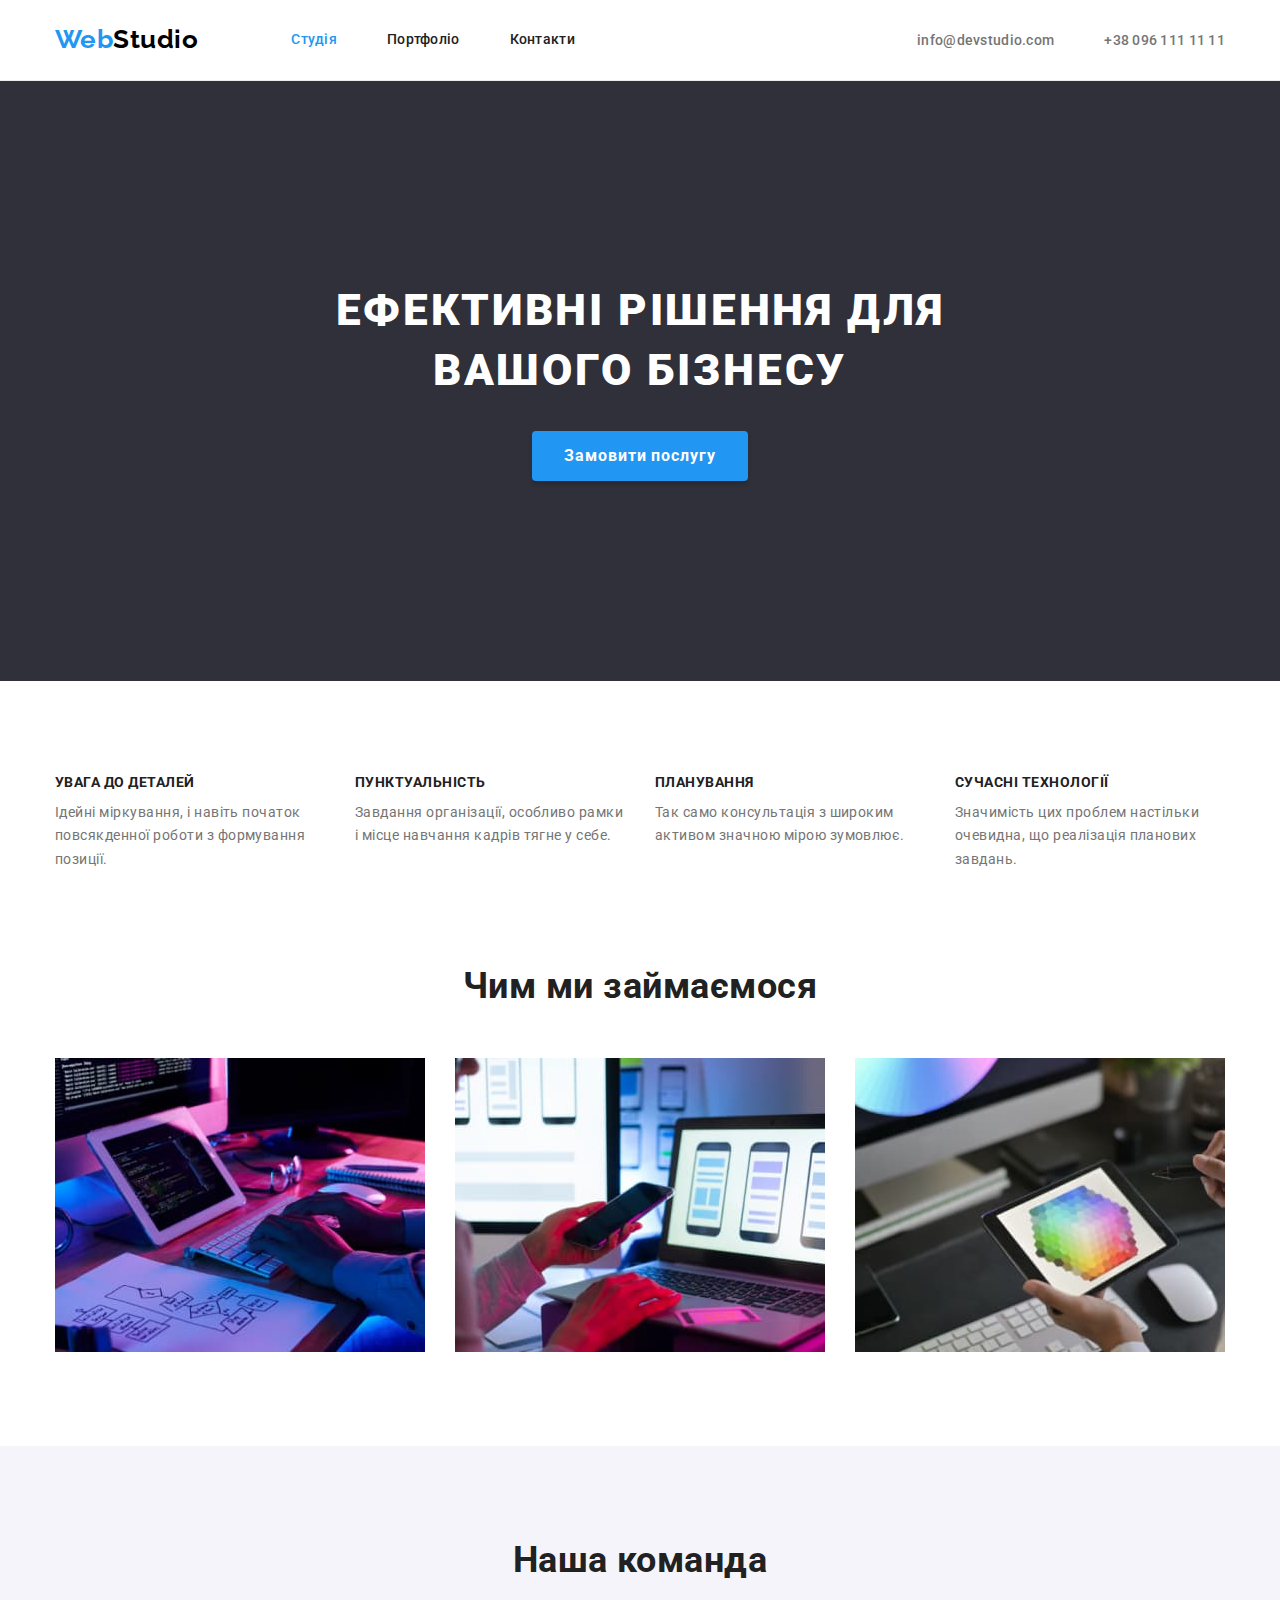
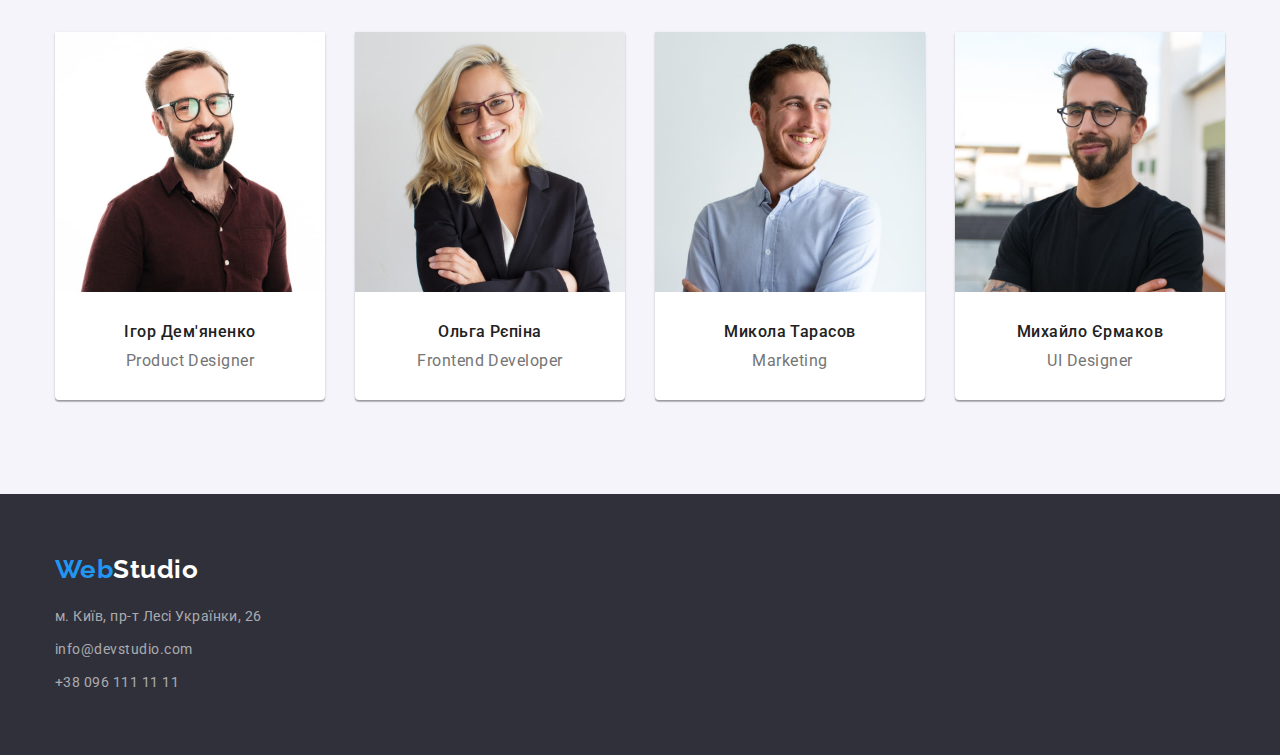
<file: index.html>
<!DOCTYPE html>
<html lang="uk">
  <head>
    <meta charset="UTF-8" />
    <meta http-equiv="X-UA-Compatible" content="IE=edge" />
    <meta name="viewport" content="width=device-width, initial-scale=1.0" />
    <title>WebStudio</title>
    <link rel="preconnect" href="https://fonts.googleapis.com" />
    <link rel="preconnect" href="https://fonts.gstatic.com" crossorigin />
    <link
      href="https://fonts.googleapis.com/css2?family=Raleway:wght@700&family=Roboto:wght@400;500;700;900&display=swap"
      rel="stylesheet"
    />
    <link
      rel="stylesheet"
      href="https://cdnjs.cloudflare.com/ajax/libs/modern-normalize/1.1.0/modern-normalize.min.css"
    />
    <link rel="stylesheet" href="./css/styles.css" />
  </head>
  <body>
    <!-- SITE NAV -->

    <header class="header">
      <div class="container main-header">
        <nav class="main-header">
          <a href="./" class="logo link"><span>Web</span>Studio</a>
          <ul class="site-nav list">
            <li class="item">
              <a href="./index.html" class="link current">Студія</a>
            </li>
            <li class="item">
              <a href="./portfolio.html" class="link">Портфоліо</a>
            </li>
            <li class="item"><a href="#" class="link">Контакти</a></li>
          </ul>
        </nav>

        <ul class="contact-nav list">
          <li class="item">
            <a href="mailto:info@devstudio.com" class="link"
              >info@devstudio.com</a
            >
          </li>
          <li class="item">
            <a href="tel:+380961111111" class="link">+38 096 111 11 11</a>
          </li>
        </ul>
      </div>
    </header>

    <main>
      <!-- HERO -->

      <section class="hero">
        <h1 class="hero-title">Ефективні рішення для вашого бізнесу</h1>
        <button type="button" class="hero-button">Замовити послугу</button>
      </section>

      <!-- OUR FEATURES -->

      <section class="section">
        <div class="container">
          <h2 class="visually-hidden">Наші особливості</h2>
          <ul class="features-list">
            <li class="item">
              <h3 class="list-title">УВАГА ДО ДЕТАЛЕЙ</h3>
              <p class="text">
                Ідейні міркування, і навіть початок повсякденної роботи з
                формування позиції.
              </p>
            </li>
            <li class="item">
              <h3 class="list-title">ПУНКТУАЛЬНІСТЬ</h3>
              <p class="text">
                Завдання організації, особливо рамки і місце навчання кадрів
                тягне у себе.
              </p>
            </li>
            <li class="item">
              <h3 class="list-title">ПЛАНУВАННЯ</h3>
              <p class="text">
                Так само консультація з широким активом значною мірою зумовлює.
              </p>
            </li>
            <li class="item">
              <h3 class="list-title">СУЧАСНІ ТЕХНОЛОГІЇ</h3>
              <p class="text">
                Значимість цих проблем настільки очевидна, що реалізація
                планових завдань.
              </p>
            </li>
          </ul>
        </div>
      </section>

      <!-- WHAT ARE WE DOING -->

      <section class="section project">
        <div class="container">
          <h2 class="title">Чим ми займаємося</h2>
          <ul class="doing-list">
            <li class="item">
              <img
                src="./images/what-are-we-doing-1.jpg"
                alt="write-code"
                width="370"
              />
            </li>
            <li class="item">
              <img
                src="./images/what-are-we-doing-2.jpg"
                alt="ui-design"
                width="370"
              />
            </li>
            <li class="item">
              <img
                src="./images/what-are-we-doing-3.jpg"
                alt="choose-color"
                width="370"
              />
            </li>
          </ul>
        </div>
      </section>

      <!-- OUR TEAM -->

      <section class="section team">
        <div class="container">
          <h2 class="title">Наша команда</h2>
          <ul class="team-list">
            <li class="item">
              <img
                class="team-img"
                src="./images/our-team-1.jpg"
                alt="ihor-demyanenko-photo"
                width="270"
              />
              <div class="person">
                <h3 class="team-title-list">Ігор Дем'яненко</h3>
                <p lang="en">Product Designer</p>
              </div>
            </li>
            <li class="item">
              <img
                class="team-img"
                src="./images/our-team-2.jpg"
                alt="olha-repina-photo"
                width="270"
              />
              <div class="person">
                <h3 class="team-title-list">Ольга Рєпіна</h3>
                <p lang="en">Frontend Developer</p>
              </div>
            </li>
            <li class="item">
              <img
                class="team-img"
                src="./images/our-team-3.jpg"
                alt="mikola-tarasov-photo"
                width="270"
              />
              <div class="person">
                <h3 class="team-title-list">Микола Тарасов</h3>
                <p lang="en">Marketing</p>
              </div>
            </li>
            <li class="item">
              <img
                class="team-img"
                src="./images/our-team-4.jpg"
                alt="mihaylo-yermakov-photo"
                width="270"
              />
              <div class="person">
                <h3 class="team-title-list">Михайло Єрмаков</h3>
                <p lang="en">UI Designer</p>
              </div>
            </li>
          </ul>
        </div>
      </section>
    </main>

    <!-- FOOTER -->

    <footer class="footer">
      <div class="container">
        <a href="./" class="footer-logo"><span>Web</span>Studio</a>
        <address class="address">
          <ul class="address-title">
            <li class="item">
              <a
                href="https://goo.gl/maps/CPtrU1FHBa2aNyZL9"
                target="_blank"
                rel="noopener noreferrer nofollow"
                class="contact link"
                >м. Київ, пр-т Лесі Українки, 26</a
              >
            </li>
            <li class="item">
              <a href="mailto:info@devstudio.com" class="contact link"
                >info@devstudio.com</a
              >
            </li>
            <li class="item">
              <a href="tel:+380961111111" class="contact link"
                >+38 096 111 11 11</a
              >
            </li>
          </ul>
        </address>
      </div>
    </footer>
  </body>
</html>
</file>
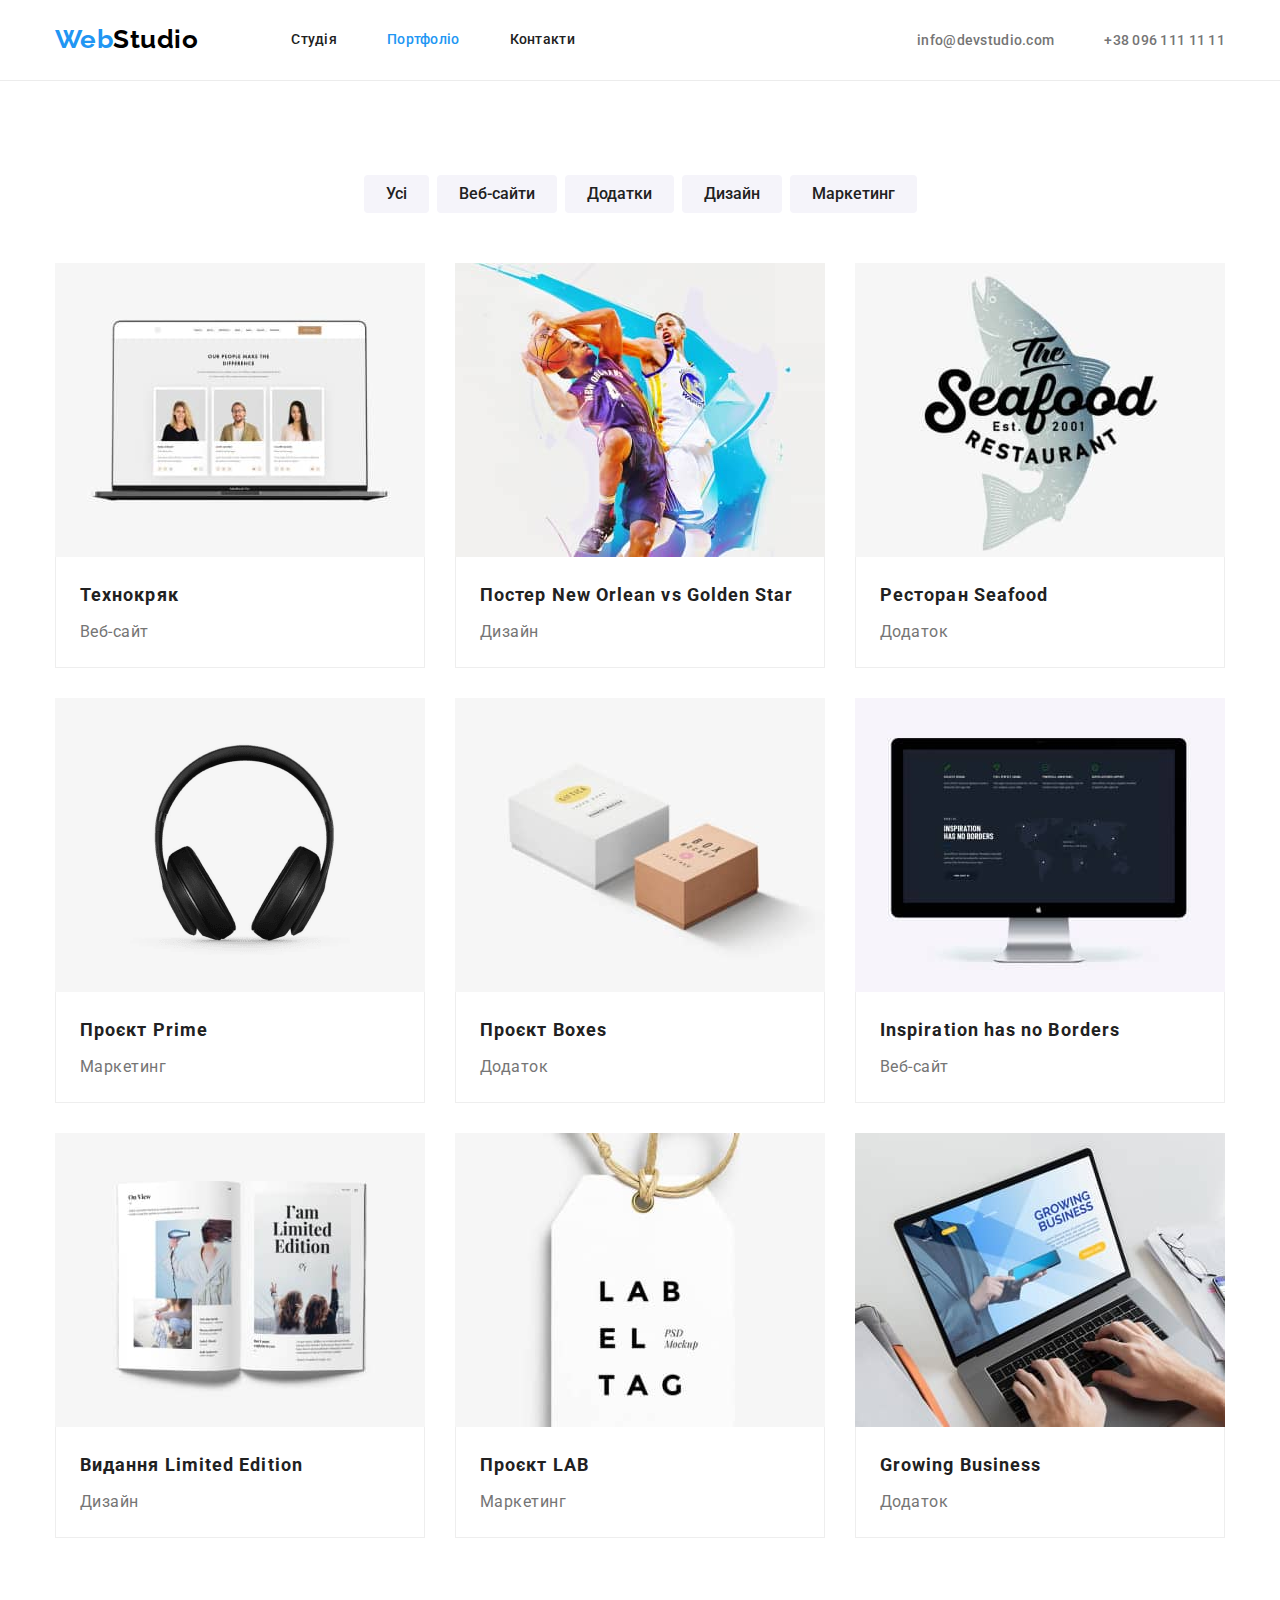
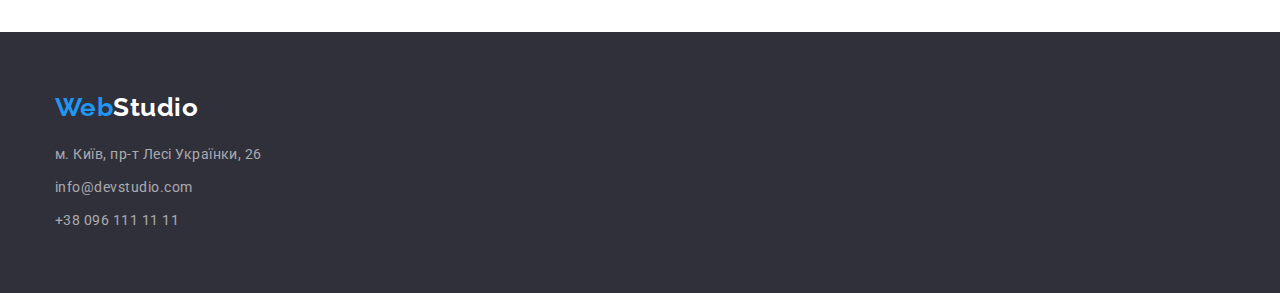
<file: portfolio.html>
<!DOCTYPE html>
<html lang="uk">
  <head>
    <meta charset="UTF-8" />
    <meta http-equiv="X-UA-Compatible" content="IE=edge" />
    <meta name="viewport" content="width=device-width, initial-scale=1.0" />
    <title>Portfolio</title>
    <link rel="preconnect" href="https://fonts.googleapis.com" />
    <link rel="preconnect" href="https://fonts.gstatic.com" crossorigin />
    <link
      href="https://fonts.googleapis.com/css2?family=Raleway:wght@700&family=Roboto:wght@400;500;700;900&display=swap"
      rel="stylesheet"
    />
    <link
      rel="stylesheet"
      href="https://cdnjs.cloudflare.com/ajax/libs/modern-normalize/1.1.0/modern-normalize.min.css"
    />
    <link rel="stylesheet" href="./css/styles.css" />
  </head>
  <body>
    <!-- SITE NAV -->

    <header class="header">
      <div class="container main-header">
        <nav class="main-header">
          <a href="./" class="logo link"><span>Web</span>Studio</a>
          <ul class="site-nav list">
            <li class="item"><a href="./index.html" class="link">Студія</a></li>
            <li class="item">
              <a href="./portfolio.html" class="link current">Портфоліо</a>
            </li>
            <li class="item"><a href="#" class="link">Контакти</a></li>
          </ul>
        </nav>

        <ul class="contact-nav list">
          <li class="item">
            <a href="mailto:info@devstudio.com" class="link"
              >info@devstudio.com</a
            >
          </li>
          <li class="item">
            <a href="tel:+380961111111" class="link">+38 096 111 11 11</a>
          </li>
        </ul>
      </div>
    </header>

    <main>
      <!-- PORTFOLIO -->

      <section class="section">
        <div class="container">
          <h1 class="visually-hidden">Портфоліо</h1>
          <ul class="button-list list">
            <li class="item">
              <button type="button" class="link">Усі</button>
            </li>
            <li class="item">
              <button type="button" class="link">Веб-сайти</button>
            </li>
            <li class="item">
              <button type="button" class="link">Додатки</button>
            </li>
            <li class="item">
              <button type="button" class="link">Дизайн</button>
            </li>
            <li class="item">
              <button type="button" class="link">Маркетинг</button>
            </li>
          </ul>

          <!-- GRID -->

          <ul class="portfolio-list">
            <li class="item">
              <a href="#">
                <img
                  src="./images/1-portf-techno.jpg"
                  alt="Технокряк"
                  width="370"
                />
                <div class="item-border">
                  <h2 class="list-title">Технокряк</h2>
                  <p class="text">Веб-сайт</p>
                </div>
              </a>
            </li>
            <li class="item">
              <a href="#">
                <img
                  src="./images/2-portf-poster.jpg"
                  alt="Постер New Orlean vs Golden Star"
                  width="370"
                />
                <div class="item-border">
                  <h2 class="list-title">Постер New Orlean vs Golden Star</h2>
                  <p class="text">Дизайн</p>
                </div>
              </a>
            </li>
            <li class="item">
              <a href="#">
                <img
                  src="./images/3-portf-rest.jpg"
                  alt="Ресторан Seafood"
                  width="370"
                />
                <div class="item-border">
                  <h2 class="list-title">Ресторан Seafood</h2>
                  <p class="text">Додаток</p>
                </div>
              </a>
            </li>
            <li class="item">
              <a href="#">
                <img
                  src="./images/4-portf-prime.png"
                  alt="Проєкт Prime"
                  width="370"
                />
                <div class="item-border">
                  <h2 class="list-title">Проєкт Prime</h2>
                  <p class="text">Маркетинг</p>
                </div>
              </a>
            </li>
            <li class="item">
              <a href="#">
                <img
                  src="./images/5-portf-boxes.jpg"
                  alt="Проєкт Boxes"
                  width="370"
                />
                <div class="item-border">
                  <h2 class="list-title">Проєкт Boxes</h2>
                  <p class="text">Додаток</p>
                </div>
              </a>
            </li>
            <li class="item">
              <a href="#">
                <img
                  src="./images/6-portf-borders.jpg"
                  alt="Inspiration has no Borders"
                  width="370"
                />
                <div class="item-border">
                  <h2 class="list-title">Inspiration has no Borders</h2>
                  <p class="text">Веб-сайт</p>
                </div>
              </a>
            </li>
            <li class="item">
              <a href="#">
                <img
                  src="./images/7-portf-le.jpg"
                  alt="Видання Limited Edition"
                  width="370"
                />
                <div class="item-border">
                  <h2 class="list-title">Видання Limited Edition</h2>
                  <p class="text">Дизайн</p>
                </div>
              </a>
            </li>
            <li class="item">
              <a href="#">
                <img
                  src="./images/8-portf-lab.jpg"
                  alt="Проєкт LAB"
                  width="370"
                />
                <div class="item-border">
                  <h2 class="list-title">Проєкт LAB</h2>
                  <p class="text">Маркетинг</p>
                </div>
              </a>
            </li>
            <li class="item">
              <a href="#">
                <img
                  src="./images/9-portf-bussines.jpg"
                  alt="Growing Business"
                  width="370"
                />
                <div class="item-border">
                  <h2 class="list-title">Growing Business</h2>
                  <p class="text">Додаток</p>
                </div>
              </a>
            </li>
          </ul>
        </div>
      </section>
    </main>

    <!-- FOOTER -->

    <footer class="footer">
      <div class="container">
        <a href="./" class="footer-logo"><span>Web</span>Studio</a>
        <address class="address">
          <ul class="address-title list">
            <li class="item">
              <a
                href="https://goo.gl/maps/CPtrU1FHBa2aNyZL9"
                target="_blank"
                rel="noopener noreferrer nofollow"
                class="contact link"
                >м. Київ, пр-т Лесі Українки, 26</a
              >
            </li>
            <li class="item">
              <a href="mailto:info@devstudio.com" class="contact link"
                >info@devstudio.com</a
              >
            </li>
            <li class="item">
              <a href="tel:+380961111111" class="contact link"
                >+38 096 111 11 11</a
              >
            </li>
          </ul>
        </address>
      </div>
    </footer>
  </body>
</html>
</file>
<file: css/styles.css>
/* цвет абзацев      #757575
   цвет заголовков  #212121
   основной цвет (цвет ховера)  #2196F3 
   
   background nav #FFFFFF
   background footer (hero) #2F303A
   background first: #F5F5F5
   background second #F5F4FA
   */

:root {
  --primary-text-color: #757575;
  --title-text-color: #212121;
  --main-color: #2196f3;
  --button-bgc: #f5f4fa;
  --inverts-color: #ffffff;
  --header-border-color: #ececec;
  --portfolio-border-color: #eeeeee;
}

/* UTILTTES */

h1,
h2,
h3,
h4,
p {
  margin-top: 0;
  margin-bottom: 0;
}

ul {
  list-style: none;
  margin: 0;
  padding: 0;
}

img {
  display: block;
  max-width: 100%;
  height: auto;
}

.visually-hidden {
  position: absolute;
  white-space: nowrap;
  width: 1px;
  height: 1px;
  overflow: hidden;
  border: 0;
  padding: 0;
  clip: rect(0 0 0 0);
  clip-path: inset(50%);
  margin: -1px;
}

body {
  background-color: var(--inverts-color);
  color: var(--primary-text-color);

  font-family: roboto, sans-serif;
  letter-spacing: 0.03em;
}

.section {
  padding-top: 94px;
  padding-bottom: 94px;
}

.title {
  margin-bottom: 50px;

  color: var(--title-text-color);
  font-weight: 700;
  font-size: 36px;
  line-height: 1.16;
  text-align: center;
}

/* SITE NAV */

.header {
  border-bottom: 1px solid var(--header-border-color);
}

.container {
  width: 1200px;
  margin-left: auto;
  margin-right: auto;
  padding-left: 15px;
  padding-right: 15px;
}

.main-header {
  display: flex;
  align-items: center;
}

.site-nav {
  display: flex;
}

.site-nav .item:not(:last-child) {
  margin-right: 50px;
}

.link {
  text-decoration: none;
}

.logo {
  margin-right: 93px;

  color: #000000;
  text-decoration: none;
  font-family: raleway, sans-serif;
  font-weight: 700;
  font-size: 26px;
  line-height: 1.2;
}

.logo > span {
  color: var(--main-color);
}

.site-nav .link {
  display: block;
  padding-top: 32px;
  padding-bottom: 32px;

  color: var(--title-text-color);
  font-weight: 500;
  font-size: 14px;
  line-height: 1.14;
  letter-spacing: 0.02em;
}

.site-nav .current {
  color: var(--main-color);
}

.site-nav .link:hover,
.site-nav .link:focus {
  color: var(--main-color);
}

.contact-nav {
  display: flex;
  margin-left: auto;
}

.contact-nav .item:not(:last-child) {
  margin-right: 50px;
}

.contact-nav .link {
  color: var(--primary-text-color);
  font-weight: 500;
  font-size: 14px;
  line-height: 1, 14;
  letter-spacing: 0.02em;
}

.contact-nav .link:hover,
.contact-nav .link:focus {
  color: var(--main-color);
}

/* HERO */

.hero {
  background-color: #2f303a;
  text-align: center;
  padding-top: 200px;
  padding-bottom: 200px;
}

.hero-title {
  width: 696px;
  margin-left: auto;
  margin-right: auto;
  margin-top: 0;
  margin-bottom: 30px;

  color: var(--inverts-color);
  font-weight: 900;
  font-size: 44px;
  line-height: 1.36;
  letter-spacing: 0.06em;
  text-transform: uppercase;
  text-align: center;
}

.hero-button {
  min-width: 216px;
  border-radius: 4px;
  padding: 10px 32px;

  color: var(--inverts-color);
  background-color: var(--main-color);
  border-style: none;
  cursor: pointer;
  box-shadow: 0px 4px 4px rgba(0, 0, 0, 0.15);

  font-family: roboto, sans-serif;
  font-weight: 700;
  font-size: 16px;
  line-height: 1.88;
  letter-spacing: 0.06em;
}

.hero-button:hover,
.hero-button:focus {
  background-color: #188ce8;
}

/* OUR FEATURES */

.features-list .text {
  font-size: 14px;
  line-height: 1.7;
}

.features-list .list-title {
  margin-bottom: 10px;

  color: var(--title-text-color);
  font-weight: 700;
  font-size: 14px;
  line-height: 1.14;
  text-transform: uppercase;
}

.features-list {
  display: flex;
  flex-wrap: wrap;
}

.features-list .item {
  width: calc((100% - 90px) / 4);
}

.features-list .item:not(:last-child) {
  margin-right: 30px;
}

/* WHAT ARE WE DOING */

.project {
  padding-top: 0px;
}

.doing-list {
  display: flex;
}

.doing-list .item:not(:last-child) {
  margin-right: 30px;
}

/* OUR TEAM */

.team {
  background-color: var(--button-bgc);
}

.person {
  padding-top: 30px;
  padding-bottom: 30px;
}

.team-title-list {
  margin-bottom: 10px;

  color: var(--title-text-color);
  font-weight: 500;
  font-size: 16px;
  line-height: 1.19;
  text-align: center;
}

.team-list .list-title {
  color: var(--title-text-color);
  font-weight: 700;
  font-size: 14px;
  line-height: 1.14;
  text-transform: uppercase;
}

.team p {
  font-size: 16px;
  line-height: 1.19;
  text-align: center;
}

.team-list {
  display: flex;
}

.team-list .item {
  width: calc((100% - 90px) / 4);

  background: #ffffff;
  box-shadow: 0px 1px 3px rgba(0, 0, 0, 0.12), 0px 1px 1px rgba(0, 0, 0, 0.14),
    0px 2px 1px rgba(0, 0, 0, 0.2);
  border-radius: 0px 0px 4px 4px;
}

.team-list .item:not(:last-child) {
  margin-right: 30px;
}

/* PORTFOLIO */

.button-list {
  display: flex;
  justify-content: center;
  margin-bottom: 50px;
}

.button-list .item:not(:last-child) {
  margin-right: 8px;
}

.button-list .link {
  padding: 6px 22px;
  border-style: none;
  border-radius: 4px;
  cursor: pointer;

  color: var(--title-text-color);
  background-color: var(--button-bgc);
  font-family: roboto, sans-serif;
  font-weight: 500;
  font-size: 16px;
  line-height: 1.62;
  text-align: center;
}

.button-list .link:hover,
.button-list .link:focus {
  color: var(--inverts-color);
  background-color: var(--main-color);
  box-shadow: 0px 3px 1px rgba(0, 0, 0, 0.1), 0px 1px 2px rgba(0, 0, 0, 0.08),
    0px 2px 2px rgba(0, 0, 0, 0.12);
}

/* GRID */

.portfolio-list {
  display: flex;
  flex-wrap: wrap;
}

.portfolio-list .item {
  width: calc((100% - 60px) / 3);
}

.item-border {
  padding-top: 20px;
  padding-right: 24px;
  padding-bottom: 20px;
  padding-left: 24px;
  border-right: 1px solid var(--portfolio-border-color);
  border-bottom: 1px solid var(--portfolio-border-color);
  border-left: 1px solid var(--portfolio-border-color);
}

.portfolio-list .item:not(:nth-child(3n)) {
  margin-right: 30px;
}

.portfolio-list .item:not(:nth-last-child(-n + 3)) {
  margin-bottom: 30px;
}

.portfolio-list a {
  text-decoration: none;
}

.portfolio-list .list-title {
  margin-bottom: 4px;

  color: var(--title-text-color);
  font-weight: 700;
  font-size: 18px;
  line-height: 2;
  letter-spacing: 0.06em;
}

.portfolio-list .text {
  color: var(--primary-text-color);
  font-family: roboto;
  font-size: 16px;
  line-height: 1.88;
}

/* FOOTER */

.footer {
  padding-top: 60px;
  padding-bottom: 60px;

  background-color: #2f303a;
}

.footer-logo {
  display: inline-block;
  margin-bottom: 20px;

  color: var(--inverts-color);
  text-decoration: none;
  font-family: raleway, sans-serif;
  font-weight: 700;
  font-size: 26px;
  line-height: 1.2;
}

.footer-logo > span {
  color: var(--main-color);
}

.address-title .link {
  color: var(--inverts-color);
  font-style: normal;
  font-size: 14px;
  line-height: 1.71;
}

.address-title .contact {
  color: rgba(255, 255, 255, 0.6);
  font-family: roboto, sans-serif;
  font-style: normal;
  font-size: 14px;
  line-height: 1.71;
}

.address-title .contact:hover,
.address-title .contact:focus {
  color: var(--main-color);
}

.address-title .item:not(:last-child) {
  margin-bottom: 9px;
}
</file>
